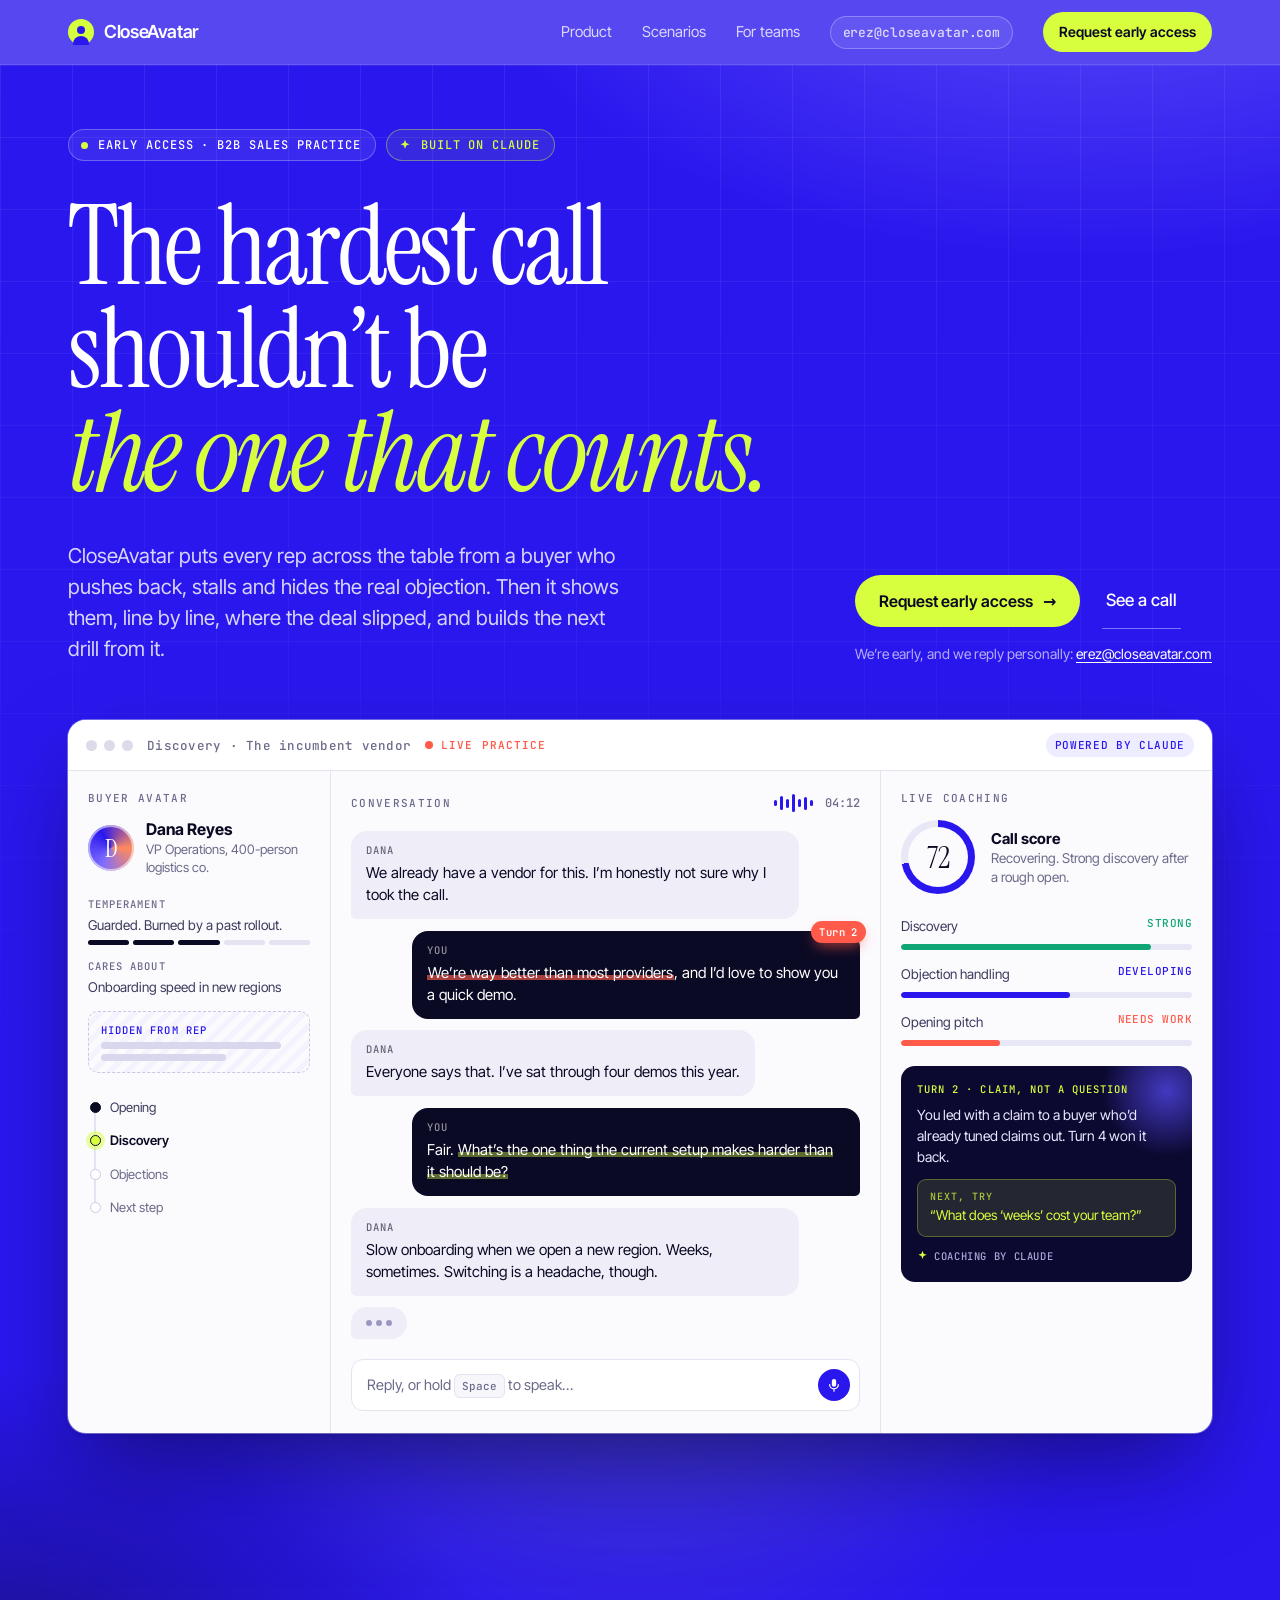
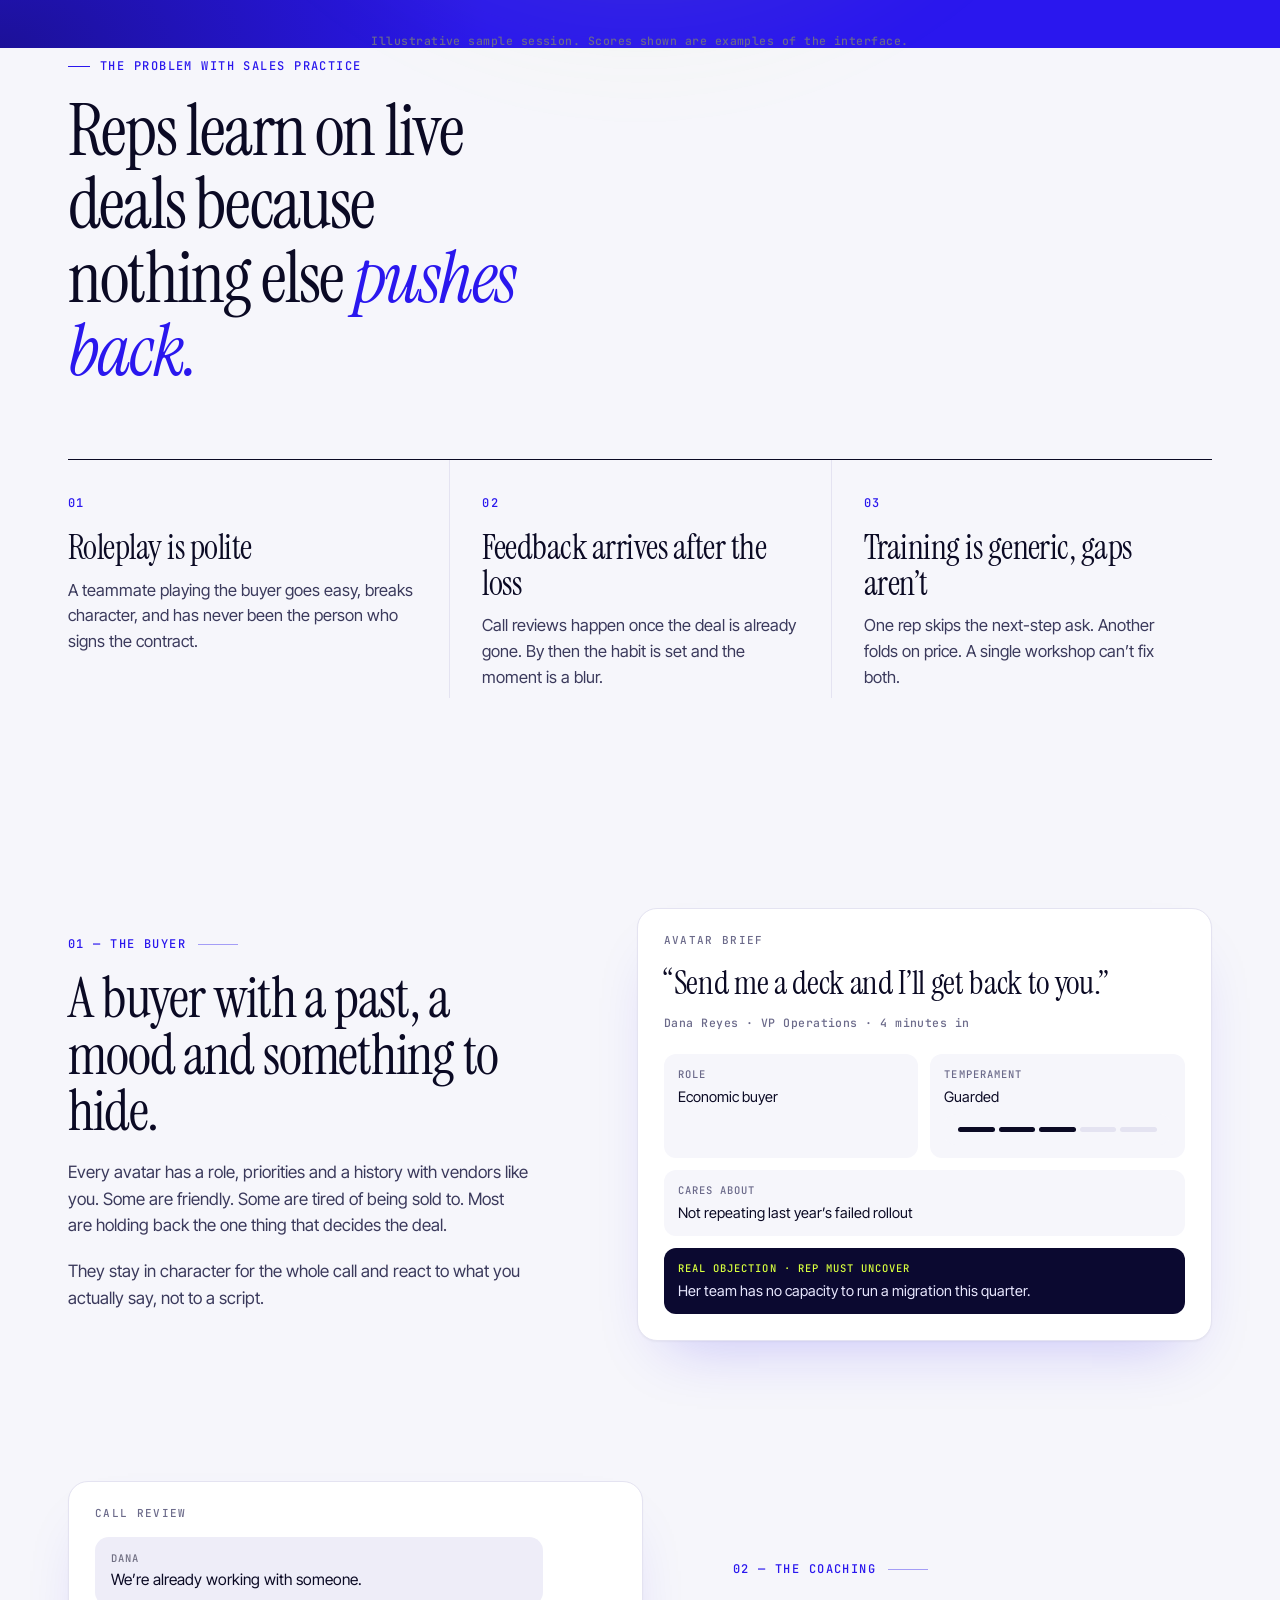
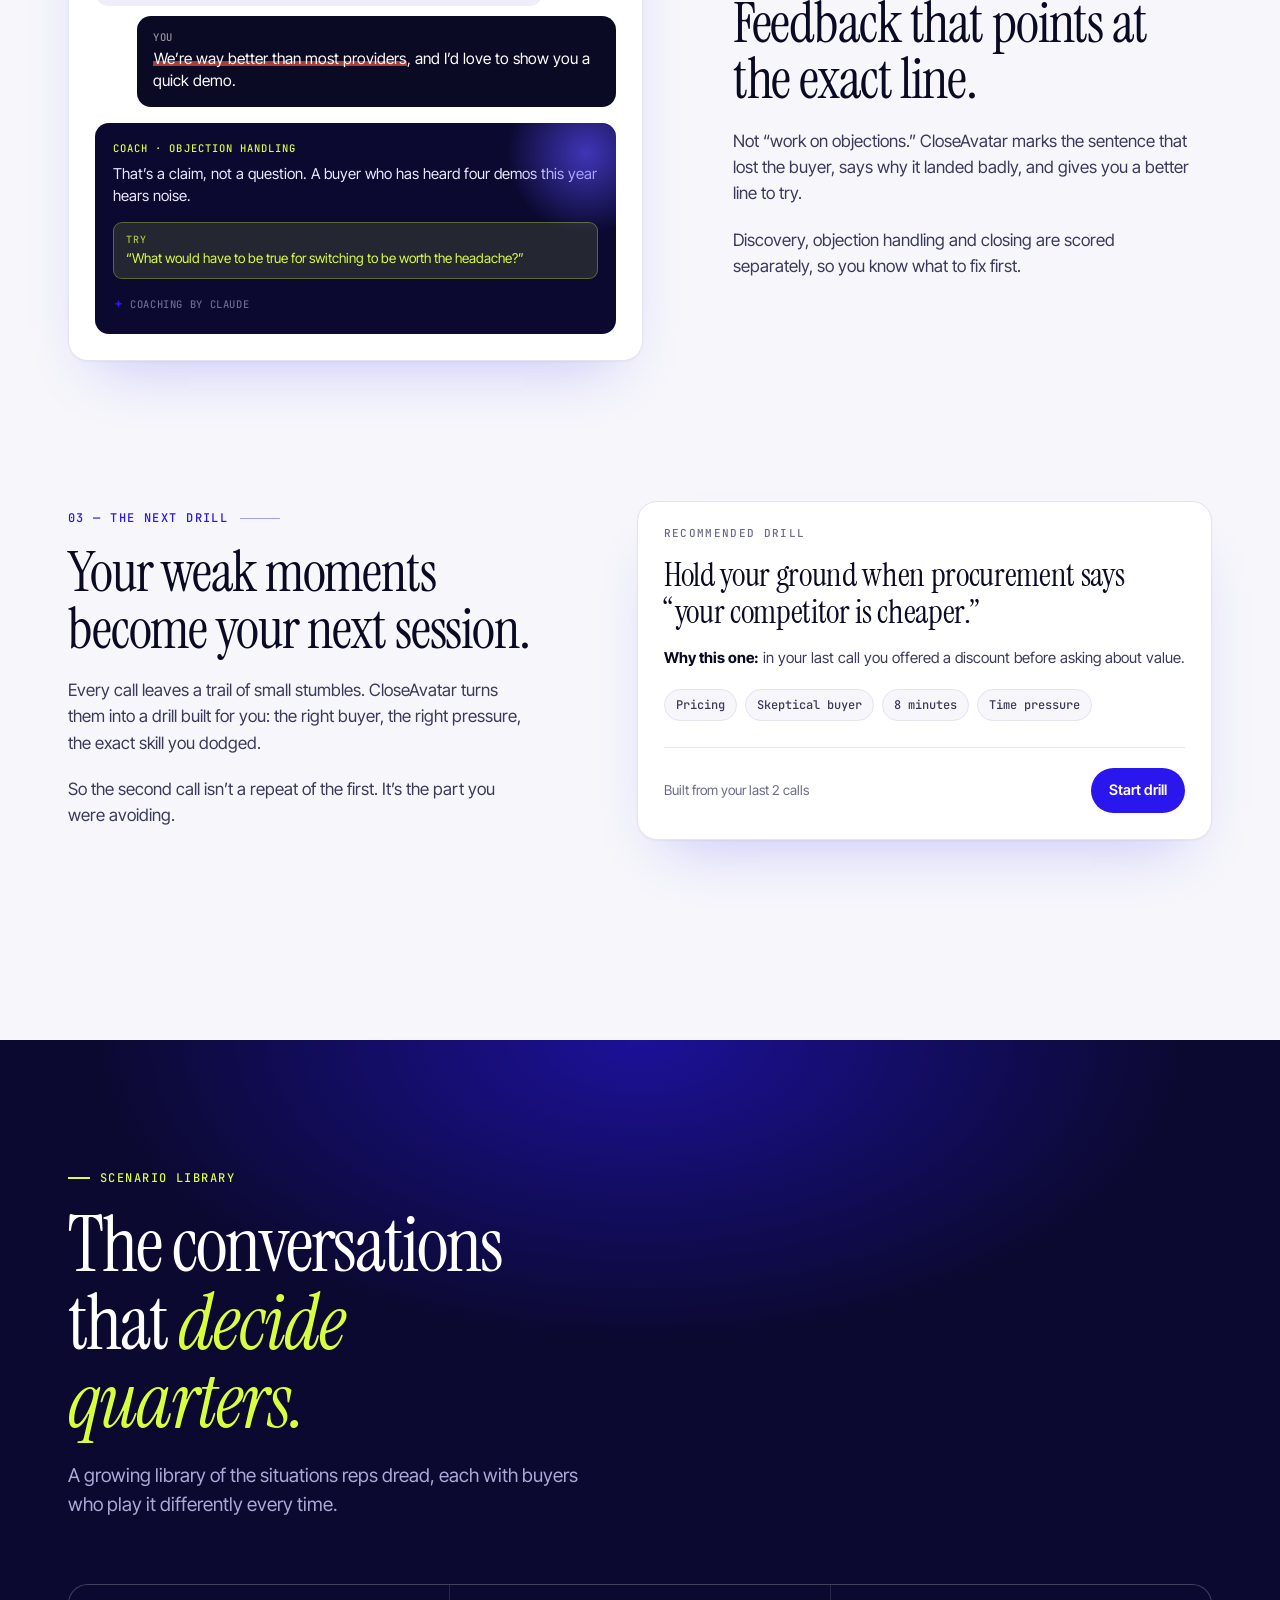
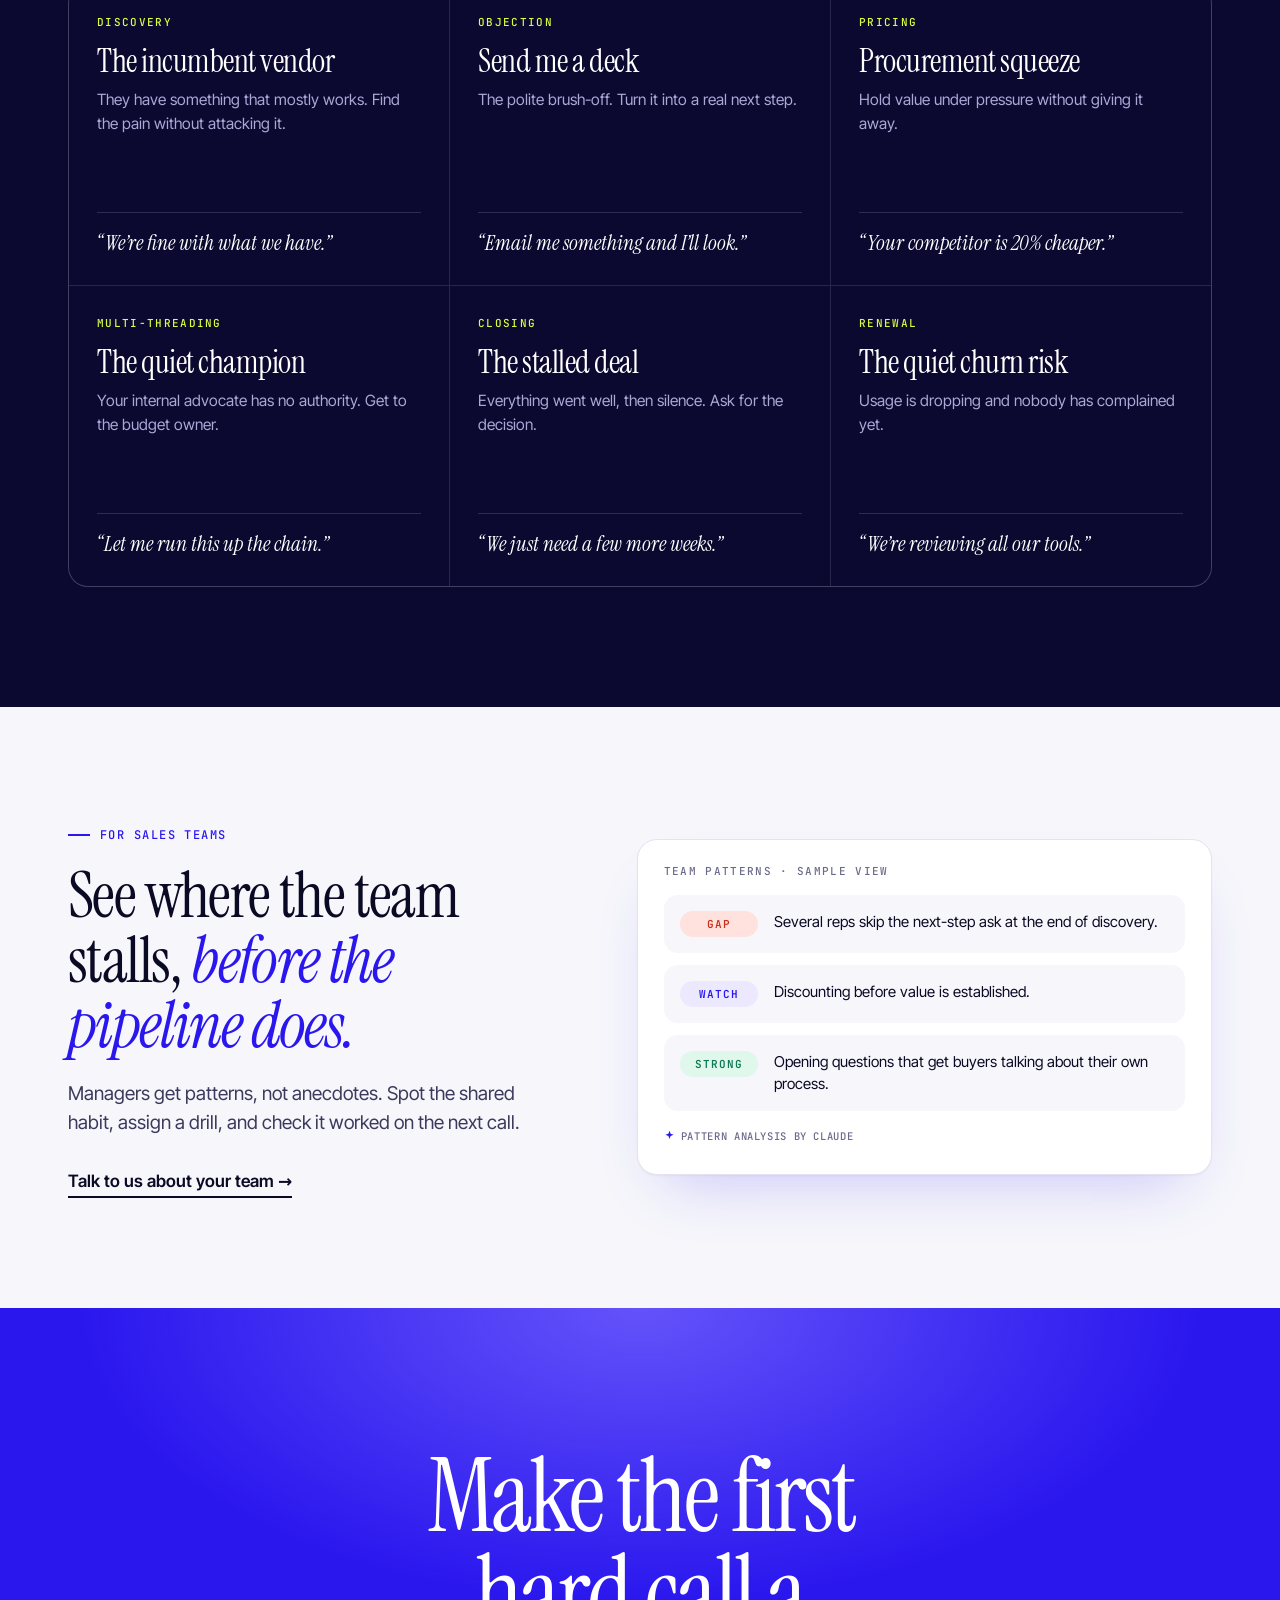
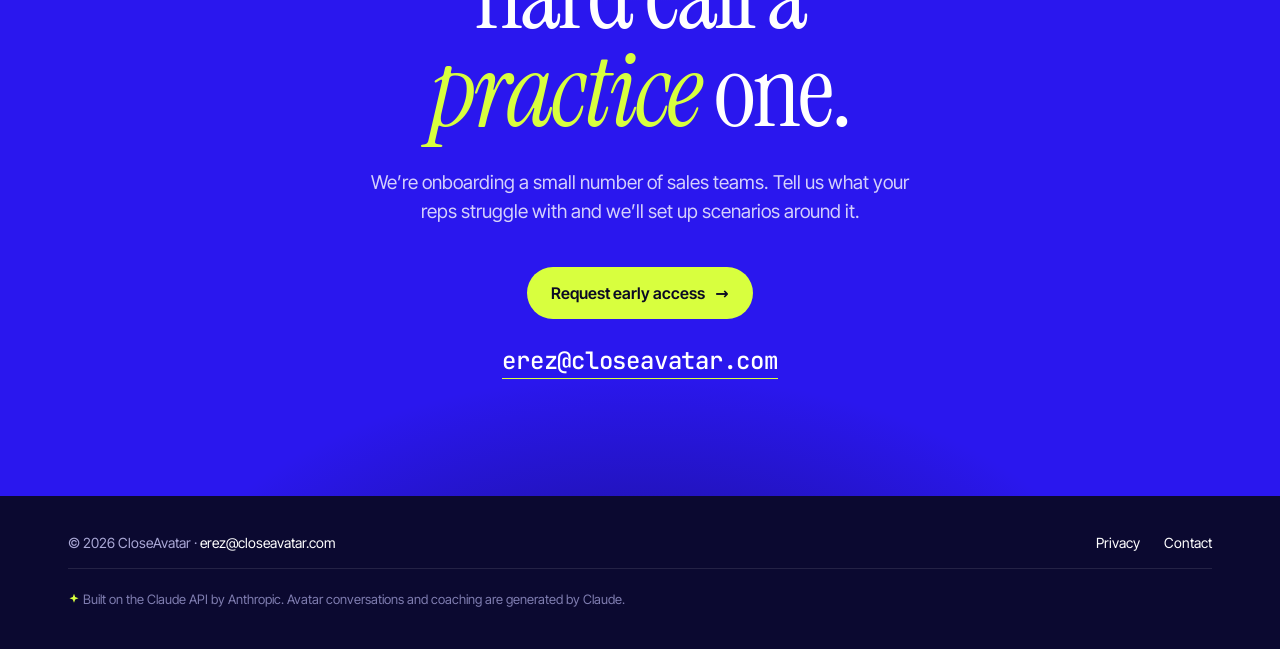
<file: index.html>
<!doctype html>
<html lang="en">
<head>
<meta charset="utf-8">
<meta name="viewport" content="width=device-width,initial-scale=1">
<title>CloseAvatar — Rehearse the sales call before it counts</title>
<meta name="description" content="CloseAvatar lets B2B sales reps practice discovery, objections and closes against AI buyer avatars, then coaches them on the exact lines that cost the deal. Built on Claude.">
<link rel="canonical" href="https://closeavatar.com/">
<meta name="theme-color" content="#2a17ee">
<link rel="icon" href="favicon.svg" type="image/svg+xml">
<link rel="preload" href="fonts/instrument-serif-latin-400-normal.woff2" as="font" type="font/woff2" crossorigin>
<link rel="preload" href="fonts/inter-tight-latin-wght-normal.woff2" as="font" type="font/woff2" crossorigin>
<meta property="og:type" content="website">
<meta property="og:title" content="CloseAvatar — Rehearse the sales call before it counts">
<meta property="og:description" content="CloseAvatar lets B2B sales reps practice discovery, objections and closes against AI buyer avatars, then coaches them on the exact lines that cost the deal. Built on Claude.">
<meta property="og:url" content="https://closeavatar.com/">
<meta name="twitter:card" content="summary">
<link rel="stylesheet" href="styles.css">
<script type="application/ld+json">
{"@context":"https://schema.org","@graph":[
{"@type":"Organization","@id":"https://closeavatar.com/#org","name":"CloseAvatar","url":"https://closeavatar.com/","email":"erez@closeavatar.com","logo":"https://closeavatar.com/favicon.svg"},
{"@type":"WebSite","@id":"https://closeavatar.com/#site","url":"https://closeavatar.com/","name":"CloseAvatar","publisher":{"@id":"https://closeavatar.com/#org"}},
{"@type":"WebPage","@id":"https://closeavatar.com/#page","url":"https://closeavatar.com/","name":"CloseAvatar: Rehearse the sales call before it counts","isPartOf":{"@id":"https://closeavatar.com/#site"},"about":{"@id":"https://closeavatar.com/#product"}},
{"@type":"SoftwareApplication","@id":"https://closeavatar.com/#product","name":"CloseAvatar","applicationCategory":"BusinessApplication","description":"Practice platform where B2B sales reps rehearse discovery, objection handling and closing calls against AI buyer avatars, then get line-by-line coaching and personalised drills. Built on the Claude API by Anthropic. Early access; not generally available.","audience":{"@type":"BusinessAudience","audienceType":"B2B sales teams"},"publisher":{"@id":"https://closeavatar.com/#org"}}
]}
</script>
</head>
<body>
<a class="skip" href="#main">Skip to content</a>
<header class="nav"><div class="wrap">
  <a class="brand" href="./"><span class="mark"></span>CloseAvatar</a>
  <nav aria-label="Primary">
    <a href="./#product">Product</a>
    <a href="./#scenarios">Scenarios</a>
    <a href="./#teams">For teams</a>
    <a class="navmail" href="mailto:erez@closeavatar.com">erez@closeavatar.com</a>
    <a class="btn sm" href="mailto:erez@closeavatar.com?subject=Early%20access%20request">Request early access</a>
  </nav>
</div></header>

<main id="main">
<section class="hero"><div class="wrap">
  <div class="hero-load">
    <div class="pills"><div class="pill"><i></i>Early access &middot; B2B sales practice</div><div class="pill claude"><svg viewBox="0 0 16 16" fill="currentColor" aria-hidden="true"><path d="M8 1l1.6 4.4L14 7l-4.4 1.6L8 13l-1.6-4.4L2 7l4.4-1.6z"/></svg>Built on Claude</div></div>
    <h1>The hardest call shouldn&rsquo;t be <em>the one that counts.</em></h1>
    <div class="hero-row">
      <p class="lede">CloseAvatar puts every rep across the table from a buyer who pushes back, stalls and hides the real objection. Then it shows them, line by line, where the deal slipped, and builds the next drill from it.</p>
      <div class="cta-col">
        <div class="cta-row"><a class="btn" href="mailto:erez@closeavatar.com?subject=Early%20access%20request">Request early access <span class="arr">&rarr;</span></a><a class="ghost" href="#product">See a call</a></div>
        <p class="small">We&rsquo;re early, and we reply personally: <a href="mailto:erez@closeavatar.com">erez@closeavatar.com</a></p>
      </div>
    </div>
  </div>

  <div class="stage"><div class="win" role="group" aria-label="Illustrative sample of the CloseAvatar interface: a practice call with a skeptical buyer avatar, the rep's replies, and a coaching panel.">
    <div class="bar"><div class="dots"><i></i><i></i><i></i></div><span class="title">Discovery &middot; The incumbent vendor</span><span class="rec"><b></b>LIVE PRACTICE</span><span class="pw">Powered by Claude</span></div>
    <div class="body">
      <div class="pane side">
        <p class="lab">Buyer avatar</p>
        <div class="who"><div class="face">D</div><div><b>Dana Reyes</b><span>VP Operations, 400-person logistics co.</span></div></div>
        <div class="facts">
          <div><em>Temperament</em>Guarded. Burned by a past rollout.<div class="mood"><i class="on"></i><i class="on"></i><i class="on"></i><i></i><i></i></div></div>
          <div><em>Cares about</em>Onboarding speed in new regions</div>
          <div class="secret"><em>Hidden from rep</em><div class="redact"><i></i><i></i></div></div>
        </div>
        <ul class="stages"><li class="done">Opening</li><li class="now">Discovery</li><li>Objections</li><li>Next step</li></ul>
      </div>
      <div class="pane">
        <div class="chat-head"><p class="lab">Conversation</p><div style="display:flex;align-items:center"><div class="wave" aria-hidden="true"><i></i><i></i><i></i><i></i><i></i><i></i><i></i></div><span class="time">04:12</span></div></div>
        <div class="convo">
          <div class="m b"><small>Dana</small>We already have a vendor for this. I&rsquo;m honestly not sure why I took the call.</div>
          <div class="m r"><span class="flag">Turn 2</span><small>You</small><span class="bad">We&rsquo;re way better than most providers</span>, and I&rsquo;d love to show you a quick demo.</div>
          <div class="m b"><small>Dana</small>Everyone says that. I&rsquo;ve sat through four demos this year.</div>
          <div class="m r"><small>You</small>Fair. <span class="good">What&rsquo;s the one thing the current setup makes harder than it should be?</span></div>
          <div class="m b"><small>Dana</small>Slow onboarding when we open a new region. Weeks, sometimes. Switching is a headache, though.</div>
          <div class="typing" aria-label="Dana is typing" role="img"><i></i><i></i><i></i></div>
        </div>
        <div class="composer"><span>Reply, or hold <kbd>Space</kbd> to speak&hellip;</span><div class="mic"><svg width="14" height="14" viewBox="0 0 16 16" fill="currentColor"><rect x="5.5" y="1" width="5" height="9" rx="2.5"/><path d="M3 7.5a5 5 0 0010 0M8 12.5V15" stroke="currentColor" stroke-width="1.4" fill="none" stroke-linecap="round"/></svg></div></div>
      </div>
      <div class="pane">
        <p class="lab">Live coaching</p>
        <div class="score"><div class="ring"><b>72</b></div><p><b>Call score</b>Recovering. Strong discovery after a rough open.</p></div>
        <div class="sig t1"><p>Discovery <span>STRONG</span></p><div class="track"><i></i></div></div>
        <div class="sig t2"><p>Objection handling <span>DEVELOPING</span></p><div class="track"><i></i></div></div>
        <div class="sig t3"><p>Opening pitch <span>NEEDS WORK</span></p><div class="track"><i></i></div></div>
        <div class="coach">
          <p class="k">Turn 2 &middot; claim, not a question</p>
          <p>You led with a claim to a buyer who&rsquo;d already tuned claims out. Turn 4 won it back.</p>
          <div class="try"><b>Next, try</b>&ldquo;What does &lsquo;weeks&rsquo; cost your team?&rdquo;</div>
          <div class="by"><svg viewBox="0 0 16 16" fill="currentColor" aria-hidden="true"><path d="M8 1l1.6 4.4L14 7l-4.4 1.6L8 13l-1.6-4.4L2 7l4.4-1.6z"/></svg> Coaching by Claude</div>
        </div>
      </div>
    </div>
  </div>
  <p class="cap">Illustrative sample session. Scores shown are examples of the interface.</p></div>
</div></section>

<section class="problem"><div class="wrap">
  <div class="eyebrow rv">The problem with sales practice</div>
  <h2 class="rv">Reps learn on live deals because nothing else <em>pushes back.</em></h2>
  <div class="pains">
    <div class="rv"><b>01</b><h3>Roleplay is polite</h3><p>A teammate playing the buyer goes easy, breaks character, and has never been the person who signs the contract.</p></div>
    <div class="rv"><b>02</b><h3>Feedback arrives after the loss</h3><p>Call reviews happen once the deal is already gone. By then the habit is set and the moment is a blur.</p></div>
    <div class="rv"><b>03</b><h3>Training is generic, gaps aren&rsquo;t</h3><p>One rep skips the next-step ask. Another folds on price. A single workshop can&rsquo;t fix both.</p></div>
  </div>
</div></section>

<section id="product" class="product"><div class="wrap">
  <div class="moment">
    <div class="txt rv"><div class="num">01 &mdash; THE BUYER</div><h3>A buyer with a past, a mood and something to hide.</h3>
      <p>Every avatar has a role, priorities and a history with vendors like you. Some are friendly. Some are tired of being sold to. Most are holding back the one thing that decides the deal.</p>
      <p>They stay in character for the whole call and react to what you actually say, not to a script.</p></div>
    <div class="card rv">
      <p class="lab">Avatar brief</p>
      <p class="quote">&ldquo;Send me a deck and I&rsquo;ll get back to you.&rdquo;<span>Dana Reyes &middot; VP Operations &middot; 4 minutes in</span></p>
      <div class="persona">
        <div><em>Role</em>Economic buyer</div>
        <div><em>Temperament</em>Guarded<div class="mood"><i class="on"></i><i class="on"></i><i class="on"></i><i></i><i></i></div></div>
        <div class="full"><em>Cares about</em>Not repeating last year&rsquo;s failed rollout</div>
        <div class="full hid"><em>Real objection &middot; rep must uncover</em>Her team has no capacity to run a migration this quarter.</div>
      </div>
    </div>
  </div>

  <div class="moment flip">
    <div class="card rv">
      <p class="lab">Call review</p>
      <div class="line b"><small>Dana</small>We&rsquo;re already working with someone.</div>
      <div class="line r"><small>You</small><span class="bad">We&rsquo;re way better than most providers</span>, and I&rsquo;d love to show you a quick demo.</div>
      <div class="fb"><span class="k">Coach &middot; objection handling</span>That&rsquo;s a claim, not a question. A buyer who has heard four demos this year hears noise.
        <div class="try"><b>Try</b>&ldquo;What would have to be true for switching to be worth the headache?&rdquo;</div>
        <div class="by"><svg viewBox="0 0 16 16" fill="currentColor" aria-hidden="true"><path d="M8 1l1.6 4.4L14 7l-4.4 1.6L8 13l-1.6-4.4L2 7l4.4-1.6z"/></svg> Coaching by Claude</div></div>
    </div>
    <div class="txt rv"><div class="num">02 &mdash; THE COACHING</div><h3>Feedback that points at the exact line.</h3>
      <p>Not &ldquo;work on objections.&rdquo; CloseAvatar marks the sentence that lost the buyer, says why it landed badly, and gives you a better line to try.</p>
      <p>Discovery, objection handling and closing are scored separately, so you know what to fix first.</p></div>
  </div>

  <div class="moment">
    <div class="txt rv"><div class="num">03 &mdash; THE NEXT DRILL</div><h3>Your weak moments become your next session.</h3>
      <p>Every call leaves a trail of small stumbles. CloseAvatar turns them into a drill built for you: the right buyer, the right pressure, the exact skill you dodged.</p>
      <p>So the second call isn&rsquo;t a repeat of the first. It&rsquo;s the part you were avoiding.</p></div>
    <div class="card drill rv">
      <p class="lab">Recommended drill</p>
      <h4>Hold your ground when procurement says &ldquo;your competitor is cheaper.&rdquo;</h4>
      <p class="why"><b>Why this one:</b> in your last call you offered a discount before asking about value.</p>
      <div class="chips"><span>Pricing</span><span>Skeptical buyer</span><span>8 minutes</span><span>Time pressure</span></div>
      <div class="go"><span>Built from your last 2 calls</span><b>Start drill</b></div>
    </div>
  </div>
</div></section>

<section id="scenarios" class="scen"><div class="wrap">
  <div class="eyebrow rv">Scenario library</div>
  <h2 class="rv">The conversations that <em>decide quarters.</em></h2>
  <p class="sub rv">A growing library of the situations reps dread, each with buyers who play it differently every time.</p>
  <div class="sgrid rv">
    <a href="mailto:erez@closeavatar.com?subject=Early%20access%20request"><small>Discovery</small><h3>The incumbent vendor</h3><p>They have something that mostly works. Find the pain without attacking it.</p><div class="q">&ldquo;We&rsquo;re fine with what we have.&rdquo;</div></a>
    <a href="mailto:erez@closeavatar.com?subject=Early%20access%20request"><small>Objection</small><h3>Send me a deck</h3><p>The polite brush-off. Turn it into a real next step.</p><div class="q">&ldquo;Email me something and I&rsquo;ll look.&rdquo;</div></a>
    <a href="mailto:erez@closeavatar.com?subject=Early%20access%20request"><small>Pricing</small><h3>Procurement squeeze</h3><p>Hold value under pressure without giving it away.</p><div class="q">&ldquo;Your competitor is 20% cheaper.&rdquo;</div></a>
    <a href="mailto:erez@closeavatar.com?subject=Early%20access%20request"><small>Multi-threading</small><h3>The quiet champion</h3><p>Your internal advocate has no authority. Get to the budget owner.</p><div class="q">&ldquo;Let me run this up the chain.&rdquo;</div></a>
    <a href="mailto:erez@closeavatar.com?subject=Early%20access%20request"><small>Closing</small><h3>The stalled deal</h3><p>Everything went well, then silence. Ask for the decision.</p><div class="q">&ldquo;We just need a few more weeks.&rdquo;</div></a>
    <a href="mailto:erez@closeavatar.com?subject=Early%20access%20request"><small>Renewal</small><h3>The quiet churn risk</h3><p>Usage is dropping and nobody has complained yet.</p><div class="q">&ldquo;We&rsquo;re reviewing all our tools.&rdquo;</div></a>
  </div>
</div></section>

<section id="teams" class="teams pad"><div class="wrap row">
  <div class="rv"><div class="eyebrow">For sales teams</div><h2>See where the team stalls, <em>before the pipeline does.</em></h2>
    <p class="sub">Managers get patterns, not anecdotes. Spot the shared habit, assign a drill, and check it worked on the next call.</p>
    <a class="link" href="mailto:erez@closeavatar.com?subject=Early%20access%20request">Talk to us about your team &rarr;</a></div>
  <div class="card rv"><p class="lab">Team patterns &middot; sample view</p>
    <div class="pat">
      <div class="a"><b>Gap</b><span>Several reps skip the next-step ask at the end of discovery.</span></div>
      <div class="c"><b>Watch</b><span>Discounting before value is established.</span></div>
      <div class="d"><b>Strong</b><span>Opening questions that get buyers talking about their own process.</span></div>
    </div>
    <div class="by"><svg viewBox="0 0 16 16" fill="currentColor" aria-hidden="true"><path d="M8 1l1.6 4.4L14 7l-4.4 1.6L8 13l-1.6-4.4L2 7l4.4-1.6z"/></svg> Pattern analysis by Claude</div>
  </div>
</div></section>

<section class="final"><div class="wrap">
  <h2 class="rv">Make the first hard call a <em>practice</em> one.</h2>
  <p class="sub rv">We&rsquo;re onboarding a small number of sales teams. Tell us what your reps struggle with and we&rsquo;ll set up scenarios around it.</p>
  <a class="btn" href="mailto:erez@closeavatar.com?subject=Early%20access%20request">Request early access <span class="arr">&rarr;</span></a>
  <a class="mail" href="mailto:erez@closeavatar.com"><span>erez@closeavatar.com</span></a>
</div></section>
</main>
<footer><div class="wrap">
  <div>&copy; 2026 CloseAvatar &middot; <a href="mailto:erez@closeavatar.com">erez@closeavatar.com</a></div>
  <div class="links"><a href="privacy.html">Privacy</a><a href="mailto:erez@closeavatar.com">Contact</a></div>
  <div class="tech"><svg viewBox="0 0 16 16" fill="currentColor" aria-hidden="true"><path d="M8 1l1.6 4.4L14 7l-4.4 1.6L8 13l-1.6-4.4L2 7l4.4-1.6z"/></svg> Built on the Claude API by Anthropic. Avatar conversations and coaching are generated by Claude.</div>
</div></footer>
</body>
</html>
</file>
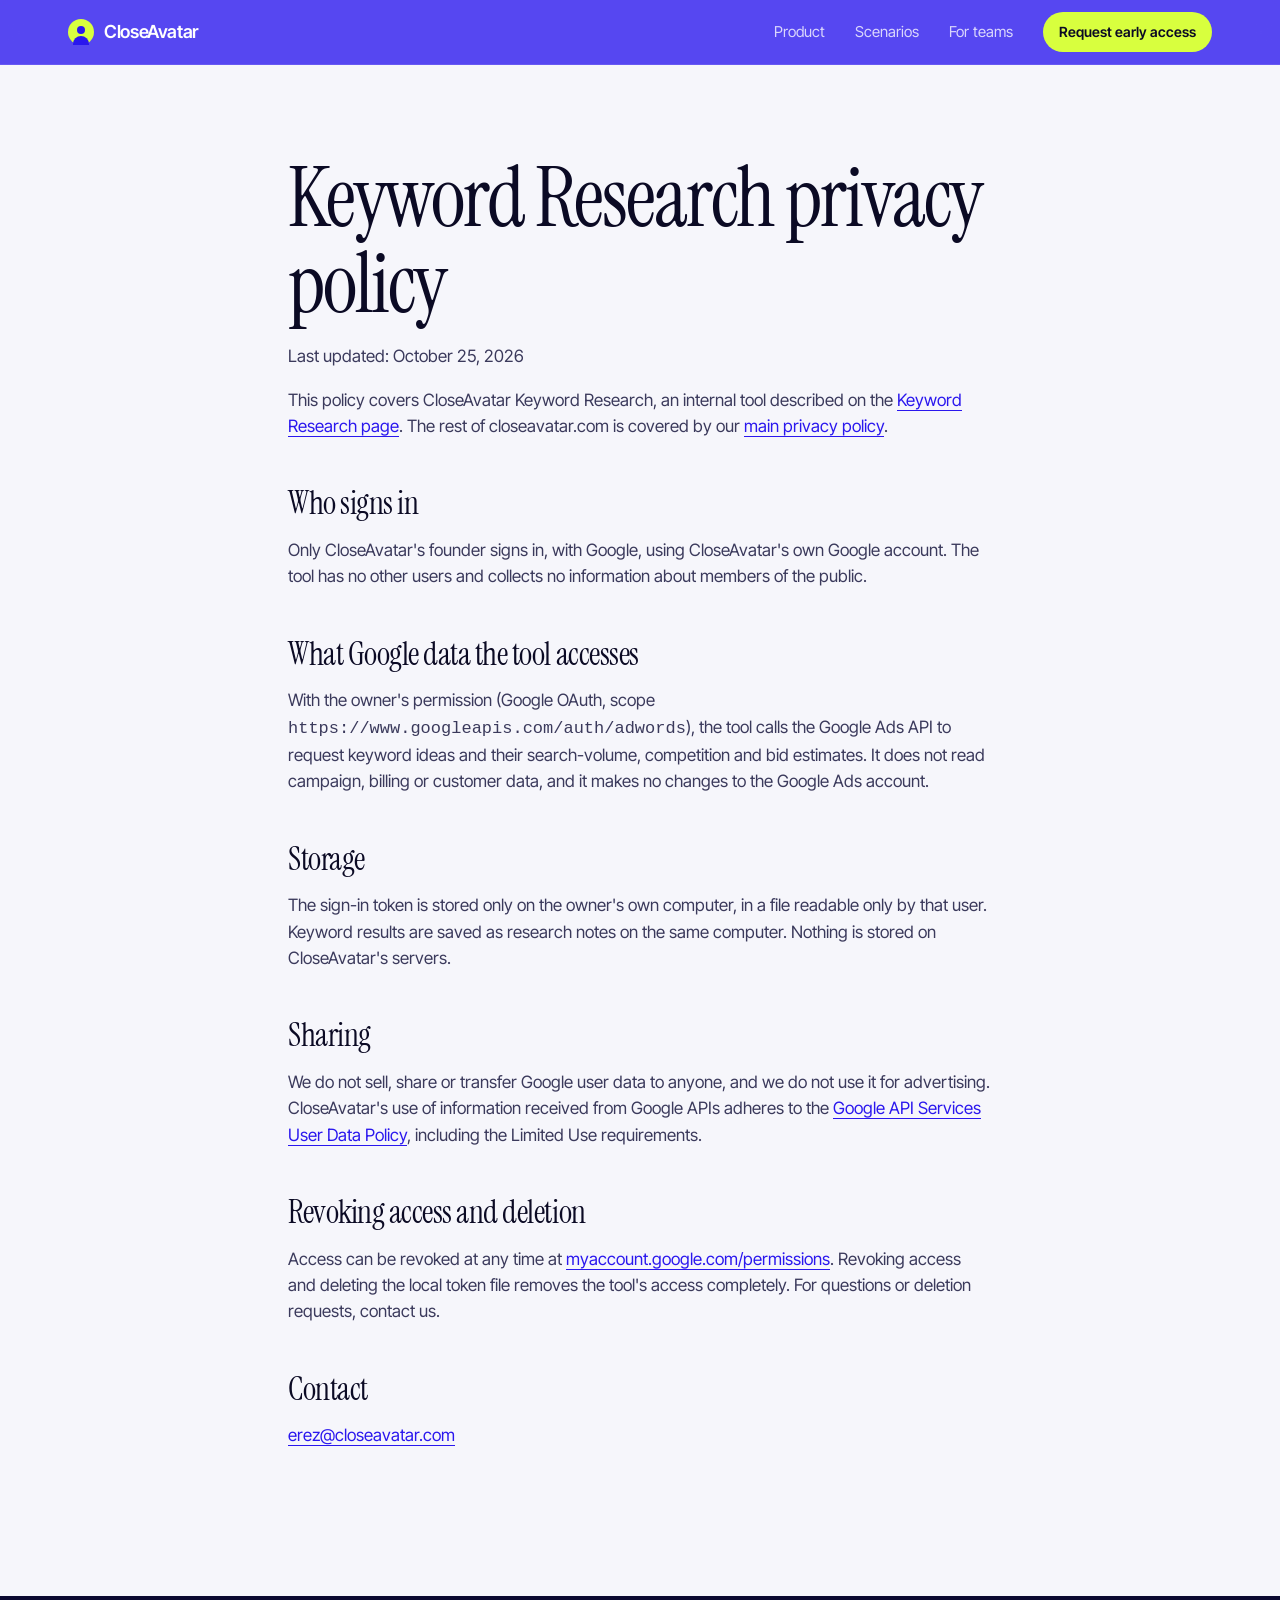
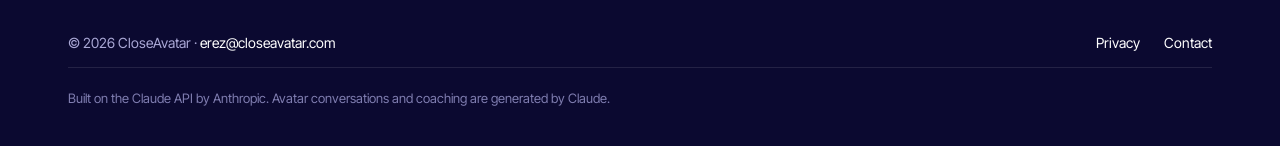
<file: keyword-research-privacy.html>
<!doctype html>
<html lang="en">
<head>
<meta charset="utf-8">
<meta name="viewport" content="width=device-width,initial-scale=1">
<title>Keyword Research Privacy — CloseAvatar</title>
<meta name="description" content="How CloseAvatar Keyword Research handles Google user data.">
<link rel="canonical" href="https://closeavatar.com/keyword-research-privacy.html">
<meta name="theme-color" content="#2a17ee">
<link rel="icon" href="favicon.svg" type="image/svg+xml">
<link rel="preload" href="fonts/instrument-serif-latin-400-normal.woff2" as="font" type="font/woff2" crossorigin>
<link rel="preload" href="fonts/inter-tight-latin-wght-normal.woff2" as="font" type="font/woff2" crossorigin>
<meta property="og:type" content="website">
<meta property="og:title" content="Keyword Research Privacy — CloseAvatar">
<meta property="og:description" content="How CloseAvatar Keyword Research handles Google user data.">
<meta property="og:url" content="https://closeavatar.com/keyword-research-privacy.html">
<meta name="twitter:card" content="summary">
<link rel="stylesheet" href="styles.css">
</head>
<body>
<a class="skip" href="#main">Skip to content</a>
<header class="nav"><div class="wrap">
  <a class="brand" href="./"><span class="mark"></span>CloseAvatar</a>
  <nav aria-label="Primary">
    <a href="./#product">Product</a>
    <a href="./#scenarios">Scenarios</a>
    <a href="./#teams">For teams</a>
    <a class="btn sm" href="mailto:erez@closeavatar.com?subject=Early%20access%20request">Request early access</a>
  </nav>
</div></header>

<main id="main"><div class="doc">
<h1>Keyword Research privacy policy</h1>
<p>Last updated: October 25, 2026</p>
<p>This policy covers CloseAvatar Keyword Research, an internal tool described on the <a href="keyword-research.html">Keyword Research page</a>. The rest of closeavatar.com is covered by our <a href="privacy.html">main privacy policy</a>.</p>
<h2>Who signs in</h2>
<p>Only CloseAvatar's founder signs in, with Google, using CloseAvatar's own Google account. The tool has no other users and collects no information about members of the public.</p>
<h2>What Google data the tool accesses</h2>
<p>With the owner's permission (Google OAuth, scope <code>https://www.googleapis.com/auth/adwords</code>), the tool calls the Google Ads API to request keyword ideas and their search-volume, competition and bid estimates. It does not read campaign, billing or customer data, and it makes no changes to the Google Ads account.</p>
<h2>Storage</h2>
<p>The sign-in token is stored only on the owner's own computer, in a file readable only by that user. Keyword results are saved as research notes on the same computer. Nothing is stored on CloseAvatar's servers.</p>
<h2>Sharing</h2>
<p>We do not sell, share or transfer Google user data to anyone, and we do not use it for advertising. CloseAvatar's use of information received from Google APIs adheres to the <a href="https://developers.google.com/terms/api-services-user-data-policy">Google API Services User Data Policy</a>, including the Limited Use requirements.</p>
<h2>Revoking access and deletion</h2>
<p>Access can be revoked at any time at <a href="https://myaccount.google.com/permissions">myaccount.google.com/permissions</a>. Revoking access and deleting the local token file removes the tool's access completely. For questions or deletion requests, contact us.</p>
<h2>Contact</h2>
<p><a href="mailto:erez@closeavatar.com">erez@closeavatar.com</a></p>
</div></main>
<footer><div class="wrap">
  <div>&copy; 2026 CloseAvatar &middot; <a href="mailto:erez@closeavatar.com">erez@closeavatar.com</a></div>
  <div class="links"><a href="privacy.html">Privacy</a><a href="mailto:erez@closeavatar.com">Contact</a></div>
  <div class="tech">Built on the Claude API by Anthropic. Avatar conversations and coaching are generated by Claude.</div>
</div></footer>
</body>
</html>
</file>
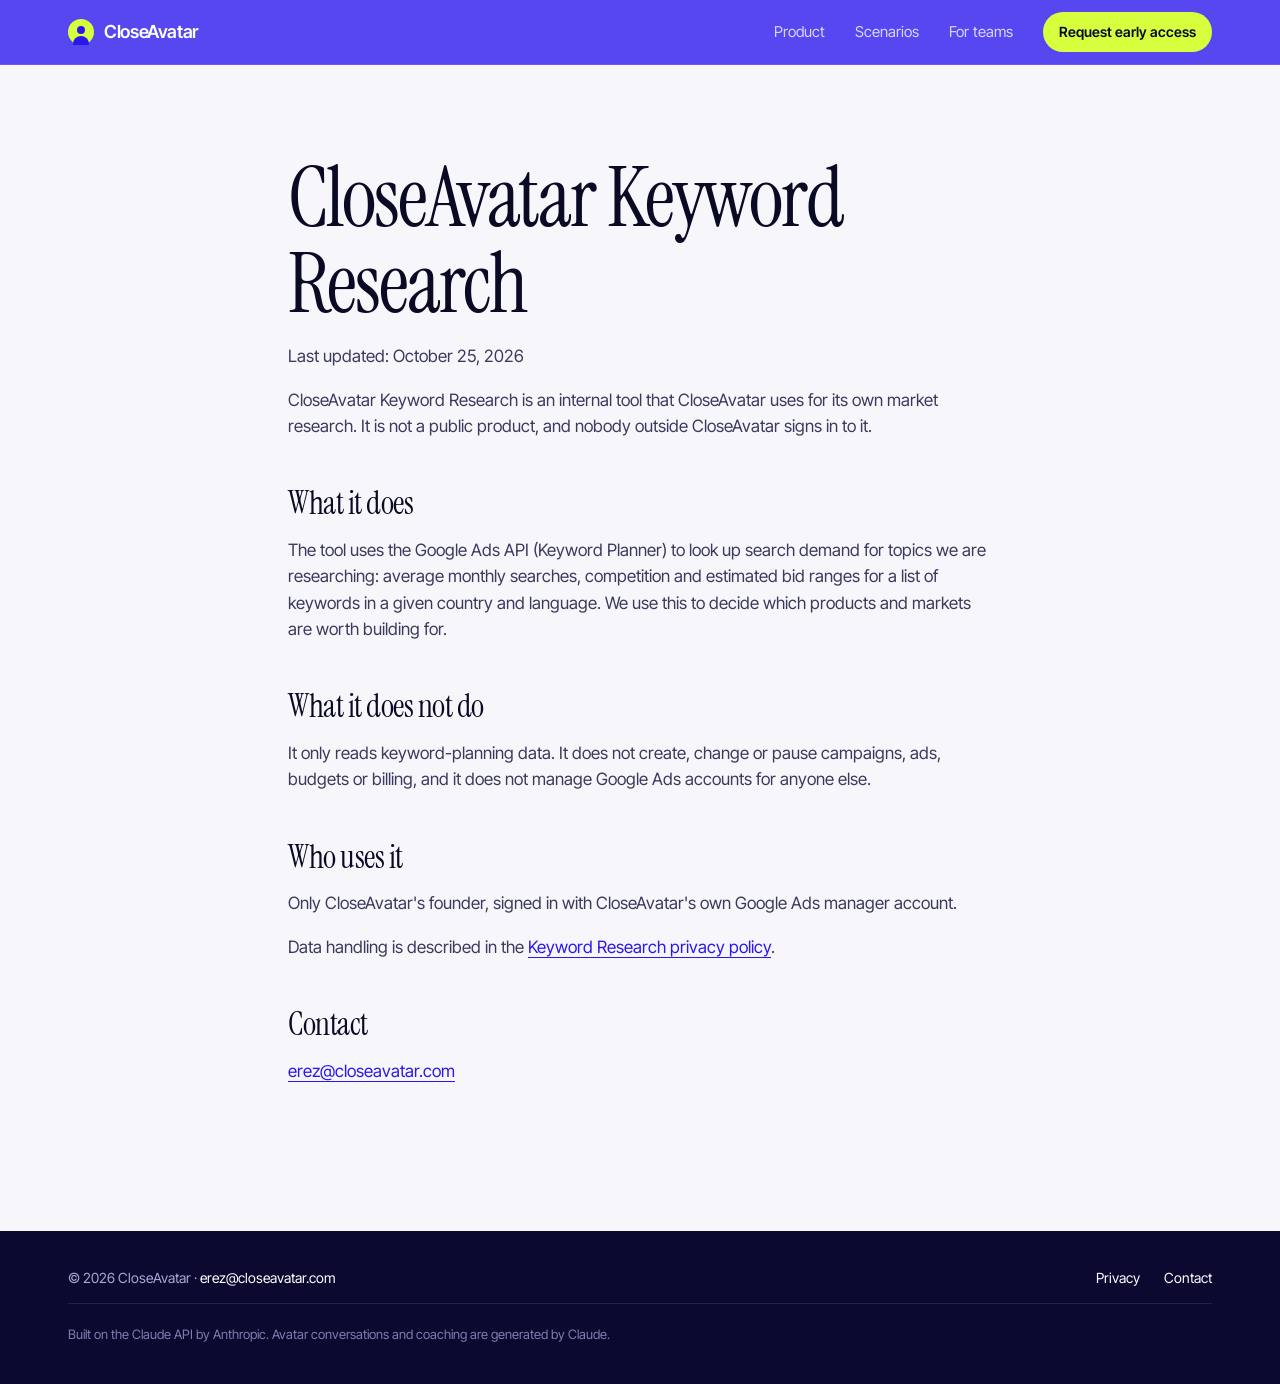
<file: keyword-research.html>
<!doctype html>
<html lang="en">
<head>
<meta charset="utf-8">
<meta name="viewport" content="width=device-width,initial-scale=1">
<title>Keyword Research — CloseAvatar</title>
<meta name="description" content="CloseAvatar Keyword Research, an internal market-research tool.">
<link rel="canonical" href="https://closeavatar.com/keyword-research.html">
<meta name="theme-color" content="#2a17ee">
<link rel="icon" href="favicon.svg" type="image/svg+xml">
<link rel="preload" href="fonts/instrument-serif-latin-400-normal.woff2" as="font" type="font/woff2" crossorigin>
<link rel="preload" href="fonts/inter-tight-latin-wght-normal.woff2" as="font" type="font/woff2" crossorigin>
<meta property="og:type" content="website">
<meta property="og:title" content="Keyword Research — CloseAvatar">
<meta property="og:description" content="CloseAvatar Keyword Research, an internal market-research tool.">
<meta property="og:url" content="https://closeavatar.com/keyword-research.html">
<meta name="twitter:card" content="summary">
<link rel="stylesheet" href="styles.css">
</head>
<body>
<a class="skip" href="#main">Skip to content</a>
<header class="nav"><div class="wrap">
  <a class="brand" href="./"><span class="mark"></span>CloseAvatar</a>
  <nav aria-label="Primary">
    <a href="./#product">Product</a>
    <a href="./#scenarios">Scenarios</a>
    <a href="./#teams">For teams</a>
    <a class="btn sm" href="mailto:erez@closeavatar.com?subject=Early%20access%20request">Request early access</a>
  </nav>
</div></header>

<main id="main"><div class="doc">
<h1>CloseAvatar Keyword Research</h1>
<p>Last updated: October 25, 2026</p>
<p>CloseAvatar Keyword Research is an internal tool that CloseAvatar uses for its own market research. It is not a public product, and nobody outside CloseAvatar signs in to it.</p>
<h2>What it does</h2>
<p>The tool uses the Google Ads API (Keyword Planner) to look up search demand for topics we are researching: average monthly searches, competition and estimated bid ranges for a list of keywords in a given country and language. We use this to decide which products and markets are worth building for.</p>
<h2>What it does not do</h2>
<p>It only reads keyword-planning data. It does not create, change or pause campaigns, ads, budgets or billing, and it does not manage Google Ads accounts for anyone else.</p>
<h2>Who uses it</h2>
<p>Only CloseAvatar's founder, signed in with CloseAvatar's own Google Ads manager account.</p>
<p>Data handling is described in the <a href="keyword-research-privacy.html">Keyword Research privacy policy</a>.</p>
<h2>Contact</h2>
<p><a href="mailto:erez@closeavatar.com">erez@closeavatar.com</a></p>
</div></main>
<footer><div class="wrap">
  <div>&copy; 2026 CloseAvatar &middot; <a href="mailto:erez@closeavatar.com">erez@closeavatar.com</a></div>
  <div class="links"><a href="privacy.html">Privacy</a><a href="mailto:erez@closeavatar.com">Contact</a></div>
  <div class="tech">Built on the Claude API by Anthropic. Avatar conversations and coaching are generated by Claude.</div>
</div></footer>
</body>
</html>
</file>
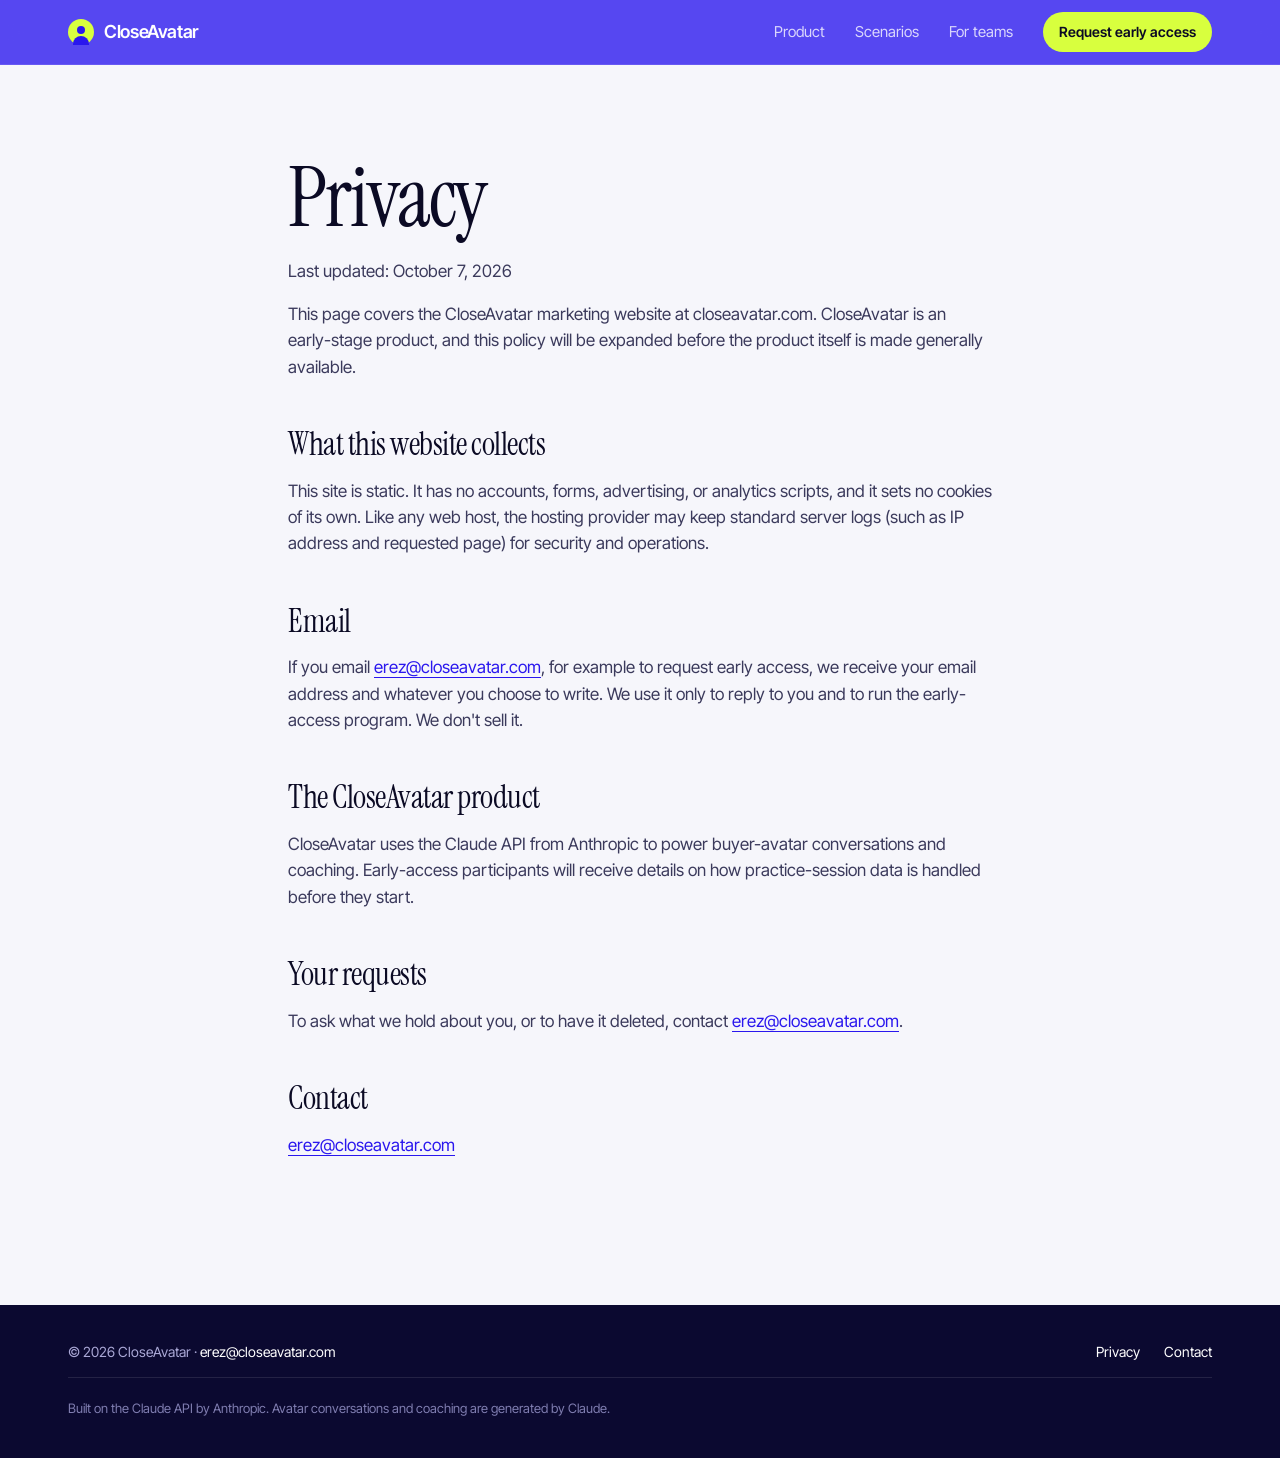
<file: privacy.html>
<!doctype html>
<html lang="en">
<head>
<meta charset="utf-8">
<meta name="viewport" content="width=device-width,initial-scale=1">
<title>Privacy — CloseAvatar</title>
<meta name="description" content="How CloseAvatar handles information on this website.">
<link rel="canonical" href="https://closeavatar.com/privacy.html">
<meta name="theme-color" content="#2a17ee">
<link rel="icon" href="favicon.svg" type="image/svg+xml">
<link rel="preload" href="fonts/instrument-serif-latin-400-normal.woff2" as="font" type="font/woff2" crossorigin>
<link rel="preload" href="fonts/inter-tight-latin-wght-normal.woff2" as="font" type="font/woff2" crossorigin>
<meta property="og:type" content="website">
<meta property="og:title" content="Privacy — CloseAvatar">
<meta property="og:description" content="How CloseAvatar handles information on this website.">
<meta property="og:url" content="https://closeavatar.com/privacy.html">
<meta name="twitter:card" content="summary">
<link rel="stylesheet" href="styles.css">
</head>
<body>
<a class="skip" href="#main">Skip to content</a>
<header class="nav"><div class="wrap">
  <a class="brand" href="./"><span class="mark"></span>CloseAvatar</a>
  <nav aria-label="Primary">
    <a href="./#product">Product</a>
    <a href="./#scenarios">Scenarios</a>
    <a href="./#teams">For teams</a>
    <a class="btn sm" href="mailto:erez@closeavatar.com?subject=Early%20access%20request">Request early access</a>
  </nav>
</div></header>

<main id="main"><div class="doc">
<h1>Privacy</h1>
<p>Last updated: October 7, 2026</p>
<p>This page covers the CloseAvatar marketing website at closeavatar.com. CloseAvatar is an early-stage product, and this policy will be expanded before the product itself is made generally available.</p>
<h2>What this website collects</h2>
<p>This site is static. It has no accounts, forms, advertising, or analytics scripts, and it sets no cookies of its own. Like any web host, the hosting provider may keep standard server logs (such as IP address and requested page) for security and operations.</p>
<h2>Email</h2>
<p>If you email <a href="mailto:erez@closeavatar.com">erez@closeavatar.com</a>, for example to request early access, we receive your email address and whatever you choose to write. We use it only to reply to you and to run the early-access program. We don't sell it.</p>
<h2>The CloseAvatar product</h2>
<p>CloseAvatar uses the Claude API from Anthropic to power buyer-avatar conversations and coaching. Early-access participants will receive details on how practice-session data is handled before they start.</p>
<h2>Your requests</h2>
<p>To ask what we hold about you, or to have it deleted, contact <a href="mailto:erez@closeavatar.com">erez@closeavatar.com</a>.</p>
<h2>Contact</h2>
<p><a href="mailto:erez@closeavatar.com">erez@closeavatar.com</a></p>
</div></main>
<footer><div class="wrap">
  <div>&copy; 2026 CloseAvatar &middot; <a href="mailto:erez@closeavatar.com">erez@closeavatar.com</a></div>
  <div class="links"><a href="privacy.html">Privacy</a><a href="mailto:erez@closeavatar.com">Contact</a></div>
  <div class="tech">Built on the Claude API by Anthropic. Avatar conversations and coaching are generated by Claude.</div>
</div></footer>
</body>
</html>
</file>
<file: styles.css>
/* CloseAvatar — ultramarine + signal lime. Instrument Serif / Inter Tight / JetBrains Mono. */
@font-face{font-family:"Instrument Serif";src:url(fonts/instrument-serif-latin-400-normal.woff2) format("woff2");font-weight:400;font-style:normal;font-display:swap}
@font-face{font-family:"Instrument Serif";src:url(fonts/instrument-serif-latin-400-italic.woff2) format("woff2");font-weight:400;font-style:italic;font-display:swap}
@font-face{font-family:"Inter Tight";src:url(fonts/inter-tight-latin-wght-normal.woff2) format("woff2");font-weight:100 900;font-display:swap}
@font-face{font-family:"JetBrains Mono";src:url(fonts/jetbrains-mono-latin-wght-normal.woff2) format("woff2");font-weight:100 800;font-display:swap}

:root{
  --blue:#2a17ee; --blue-d:#1c0fb8; --blue-l:#5b4dff; --night:#0b0930; --night2:#14114a;
  --paper:#f6f6fb; --card:#fff; --ink:#0b0a24; --ink2:#3b3a5c; --muted:#6b6a8a; --line:#e4e3f1;
  --lime:#d8ff3e; --lime-d:#b9e21c; --coral:#ff5a4a; --ok:#10a574;
  --serif:"Instrument Serif",Georgia,"Times New Roman",serif;
  --sans:"Inter Tight",ui-sans-serif,system-ui,-apple-system,"Segoe UI",Roboto,sans-serif;
  --mono:"JetBrains Mono",ui-monospace,SFMono-Regular,Menlo,monospace;
  --max:1200px; --ease:cubic-bezier(.2,.8,.2,1);
}
*{box-sizing:border-box}
html{scroll-behavior:smooth;scroll-padding-top:80px}
body{margin:0;background:var(--paper);color:var(--ink);font:17px/1.55 var(--sans);-webkit-font-smoothing:antialiased;text-rendering:optimizeLegibility;overflow-x:hidden}
a{color:inherit}
img,svg{display:block;max-width:100%}
.wrap{max-width:var(--max);margin:0 auto;padding:0 28px}
.skip{position:absolute;left:-999px}.skip:focus{left:12px;top:12px;background:#fff;color:var(--ink);padding:8px 12px;z-index:99;border-radius:6px}
:focus-visible{outline:2px solid var(--lime);outline-offset:3px;border-radius:4px}
::selection{background:var(--lime);color:var(--ink)}

h1,h2,h3{font-family:var(--serif);font-weight:400;letter-spacing:-.015em;margin:0;line-height:1.02}
h1 em,h2 em{font-style:italic}
.eyebrow{font:500 12px/1 var(--mono);letter-spacing:.12em;text-transform:uppercase;color:var(--blue);display:inline-flex;align-items:center;gap:10px;margin-bottom:22px}
.eyebrow::before{content:"";width:22px;height:1.5px;background:currentColor}
.sub{font-size:19px;color:var(--ink2);max-width:540px;margin:20px 0 0}

/* ---------- nav ---------- */
.nav{position:sticky;top:0;z-index:30;background:rgba(42,23,238,.78);backdrop-filter:saturate(1.6) blur(14px);-webkit-backdrop-filter:saturate(1.6) blur(14px);color:#fff;border-bottom:1px solid rgba(255,255,255,.1)}
.nav .wrap{display:flex;align-items:center;justify-content:space-between;height:64px}
.brand{display:flex;align-items:center;gap:10px;text-decoration:none;font-weight:600;font-size:18px;letter-spacing:-.02em}
.mark{width:26px;height:26px;border-radius:50%;background:var(--lime);position:relative;flex:none}
.mark::before{content:"";position:absolute;left:50%;top:7px;width:8px;height:8px;margin-left:-4px;border-radius:50%;background:var(--blue)}
.mark::after{content:"";position:absolute;left:5px;right:5px;bottom:0;height:9px;border-radius:9px 9px 0 0;background:var(--blue)}
.nav nav{display:flex;align-items:center;gap:30px;font-size:15px}
.nav nav a:not(.btn){text-decoration:none;color:rgba(255,255,255,.78);transition:color .2s}
.nav nav .navmail{font:500 13px var(--mono);letter-spacing:-.01em;color:#fff;padding:7px 12px;border:1px solid rgba(255,255,255,.28);border-radius:999px;background:rgba(255,255,255,.08)}
.nav nav .navmail:hover{border-color:var(--lime);color:var(--lime)}
.nav nav a:not(.btn):hover{color:#fff}

.btn{display:inline-flex;align-items:center;gap:10px;background:var(--lime);color:var(--ink);font-weight:600;font-size:16px;padding:14px 24px;border-radius:999px;text-decoration:none;transition:transform .25s var(--ease),box-shadow .25s,background .2s;white-space:nowrap}
.btn:hover{transform:translateY(-2px);box-shadow:0 14px 30px -10px rgba(216,255,62,.7);background:#e6ff7a}
.btn .arr{transition:transform .25s var(--ease)}.btn:hover .arr{transform:translateX(4px)}
.btn.sm{padding:9px 16px;font-size:14px}
.btn.dark{background:var(--ink);color:#fff}.btn.dark:hover{background:var(--blue);box-shadow:0 14px 30px -10px rgba(42,23,238,.6)}
.ghost{color:#fff;text-decoration:none;font-weight:500;padding:14px 4px;border-bottom:1.5px solid rgba(255,255,255,.4);transition:border-color .2s}
.ghost:hover{border-color:var(--lime)}

/* ---------- hero ---------- */
.hero{background:var(--blue);color:#fff;position:relative;padding:64px 0 0;margin-bottom:0}
.hero::before{content:"";position:absolute;inset:0;background:
  radial-gradient(900px 500px at 85% -10%,rgba(124,108,255,.65),transparent 70%),
  radial-gradient(700px 400px at 0% 100%,rgba(11,9,48,.45),transparent 70%);pointer-events:none}
.hero::after{content:"";position:absolute;inset:0;background-image:linear-gradient(rgba(255,255,255,.07) 1px,transparent 1px),linear-gradient(90deg,rgba(255,255,255,.07) 1px,transparent 1px);background-size:72px 72px;-webkit-mask-image:linear-gradient(#000 0%,transparent 70%);mask-image:linear-gradient(#000 0%,transparent 70%);pointer-events:none}
.hero .wrap{position:relative;z-index:1}
.pills{display:flex;flex-wrap:wrap;gap:10px;margin-bottom:34px}
.pill.claude{color:var(--lime);border-color:rgba(216,255,62,.4);background:rgba(216,255,62,.08)}
.pill.claude svg{width:12px;height:12px}
.pill{display:inline-flex;align-items:center;gap:10px;font:500 12px/1 var(--mono);letter-spacing:.08em;text-transform:uppercase;padding:9px 14px 9px 12px;border:1px solid rgba(255,255,255,.28);border-radius:999px;background:rgba(255,255,255,.08)}
.pill i{width:7px;height:7px;border-radius:50%;background:var(--lime);box-shadow:0 0 0 0 rgba(216,255,62,.6);animation:ping 2.4s infinite}
@keyframes ping{70%{box-shadow:0 0 0 9px rgba(216,255,62,0)}100%{box-shadow:0 0 0 0 rgba(216,255,62,0)}}
.hero h1{font-size:clamp(50px,8.6vw,124px);line-height:.94;letter-spacing:-.03em;max-width:15ch}
.hero h1 em{color:var(--lime);position:relative;white-space:nowrap}
.hero-row{display:flex;justify-content:space-between;align-items:flex-end;gap:48px;margin-top:36px;flex-wrap:wrap}
.lede{font-size:clamp(18px,1.6vw,21px);line-height:1.5;color:rgba(255,255,255,.82);max-width:560px;margin:0}
.cta-col{display:flex;flex-direction:column;gap:14px;align-items:flex-start}
.cta-row{display:flex;align-items:center;gap:22px;flex-wrap:wrap}
.small{font-size:14px;color:rgba(255,255,255,.65);margin:0}
.small a{color:#fff;text-underline-offset:3px}

.hero-load>*{animation:rise .9s var(--ease) both}
.hero-load>:nth-child(2){animation-delay:.08s}.hero-load>:nth-child(3){animation-delay:.18s}
@keyframes rise{from{opacity:0;transform:translateY(22px)}}

/* ---------- product window ---------- */
.stage{position:relative;margin:56px 0 -170px;z-index:2}
.stage::before{content:"";position:absolute;left:8%;right:8%;top:10%;bottom:-6%;background:radial-gradient(closest-side,rgba(216,255,62,.35),transparent);filter:blur(40px);opacity:.55;z-index:-1}
.win{background:#fbfbfe;color:var(--ink);border-radius:18px;box-shadow:0 0 0 1px rgba(255,255,255,.35),0 2px 4px rgba(11,9,48,.1),0 40px 90px -20px rgba(11,9,48,.6);overflow:hidden;animation:rise 1.1s .25s var(--ease) both}
.win .bar{display:flex;align-items:center;gap:14px;padding:13px 18px;background:#fff;border-bottom:1px solid var(--line)}
.dots{display:flex;gap:7px}.dots i{width:11px;height:11px;border-radius:50%;background:#dcdbea}
.win .bar .title{font:500 12.5px var(--mono);color:var(--muted);letter-spacing:.02em}
.pw{margin-left:auto;font:500 11px var(--mono);letter-spacing:.06em;color:var(--blue);background:#eeedff;padding:5px 9px;border-radius:999px;text-transform:uppercase}
.rec{display:inline-flex;align-items:center;gap:8px;font:600 11px var(--mono);letter-spacing:.1em;color:var(--coral)}
.rec b{width:8px;height:8px;border-radius:50%;background:var(--coral);animation:blink 1.6s infinite}
@keyframes blink{50%{opacity:.25}}
.body{display:grid;grid-template-columns:262px minmax(0,1fr) 332px}
.pane{padding:22px 20px;min-width:0}
.pane+.pane{border-left:1px solid var(--line)}
.lab{font:500 11px/1 var(--mono);letter-spacing:.12em;text-transform:uppercase;color:var(--muted);margin:0 0 16px}

.who{display:flex;gap:12px;align-items:center}
.face{width:46px;height:46px;border-radius:50%;flex:none;display:grid;place-items:center;font:400 24px var(--serif);color:#fff;background:conic-gradient(from 210deg,#7d6cff,#2a17ee,#ff8a5c,#7d6cff);box-shadow:inset 0 0 0 2px rgba(255,255,255,.55)}
.who b{display:block;font-size:16px;line-height:1.2}.who span{font-size:13px;color:var(--muted);line-height:1.35;display:block;margin-top:2px}
.facts{margin:20px 0 0;display:grid;gap:14px}
.facts div{font-size:13.5px;line-height:1.4;color:var(--ink2)}
.facts em{display:block;font:500 10.5px var(--mono);letter-spacing:.1em;text-transform:uppercase;color:var(--muted);font-style:normal;margin-bottom:5px}
.mood{display:flex;gap:4px;margin-top:6px}.mood i{height:5px;flex:1;border-radius:3px;background:var(--line)}.mood i.on{background:var(--ink)}
.secret{border:1px dashed #c9c7e3;border-radius:10px;padding:11px 12px;background:repeating-linear-gradient(135deg,transparent 0 6px,rgba(42,23,238,.035) 6px 12px)}
.secret em{color:var(--blue)}
.redact{display:grid;gap:5px;margin-top:2px}.redact i{height:7px;border-radius:4px;background:#d9d7ee}.redact i:nth-child(1){width:92%}.redact i:nth-child(2){width:64%}
.stages{margin:24px 0 0;padding:0;list-style:none;display:grid;gap:0;position:relative}
.stages li{font-size:13px;color:var(--muted);padding:0 0 13px 22px;position:relative}
.stages li::before{content:"";position:absolute;left:2px;top:5px;width:9px;height:9px;border-radius:50%;background:#fff;border:1.5px solid #c9c7e3;z-index:1}
.stages li::after{content:"";position:absolute;left:6px;top:14px;bottom:-5px;width:1.5px;background:var(--line)}
.stages li:last-child::after{display:none}
.stages li.done{color:var(--ink2)}.stages li.done::before{background:var(--ink);border-color:var(--ink)}
.stages li.now{color:var(--ink);font-weight:600}.stages li.now::before{background:var(--lime);border-color:var(--ink);box-shadow:0 0 0 4px rgba(216,255,62,.5)}

.chat-head{display:flex;align-items:center;justify-content:space-between;margin-bottom:18px}
.chat-head .lab{margin:0}
.wave{display:flex;align-items:center;gap:3px;height:20px}
.wave i{width:3px;border-radius:2px;background:var(--blue);animation:wv 1.2s ease-in-out infinite}
.wave i:nth-child(1){height:6px}.wave i:nth-child(2){height:14px;animation-delay:.1s}.wave i:nth-child(3){height:9px;animation-delay:.2s}.wave i:nth-child(4){height:18px;animation-delay:.3s}.wave i:nth-child(5){height:8px;animation-delay:.4s}.wave i:nth-child(6){height:13px;animation-delay:.5s}.wave i:nth-child(7){height:6px;animation-delay:.6s}
@keyframes wv{50%{transform:scaleY(.35)}}
.time{font:500 12px var(--mono);color:var(--muted);margin-left:12px}
.convo{display:flex;flex-direction:column;gap:12px}
.m{max-width:88%;padding:12px 15px 13px;border-radius:16px;font-size:15px;line-height:1.45;position:relative;animation:pop .6s var(--ease) both}
.m small{display:block;font:500 10.5px var(--mono);letter-spacing:.08em;text-transform:uppercase;margin-bottom:5px;opacity:.6}
.m.b{background:#eeedf8;border-bottom-left-radius:5px;align-self:flex-start}
.m.r{background:var(--ink);color:#fff;border-bottom-right-radius:5px;align-self:flex-end}
.m.r small{opacity:.55}
.m:nth-child(1){animation-delay:.9s}.m:nth-child(2){animation-delay:1.7s}.m:nth-child(3){animation-delay:2.5s}.m:nth-child(4){animation-delay:3.3s}.m:nth-child(5){animation-delay:4.1s}.typing{animation-delay:4.9s}
@keyframes pop{from{opacity:0;transform:translateY(10px) scale(.98)}}
.bad{background:linear-gradient(transparent 62%,rgba(255,90,74,.65) 62% 92%,transparent 92%);padding:0 1px}
.good{background:linear-gradient(transparent 62%,rgba(216,255,62,.85) 62% 92%,transparent 92%);color:#fff;color:inherit}
.m.r .good{background:linear-gradient(transparent 62%,rgba(216,255,62,.4) 62% 92%,transparent 92%)}
.flag{position:absolute;right:-6px;top:-10px;background:var(--coral);color:#fff;font:600 10.5px var(--mono);padding:4px 8px;border-radius:999px;letter-spacing:.04em;box-shadow:0 6px 14px -4px rgba(255,90,74,.7)}
.typing{align-self:flex-start;display:flex;gap:4px;padding:13px 15px;background:#eeedf8;border-radius:16px;border-bottom-left-radius:5px;animation:pop .6s var(--ease) 4.9s both}
.typing i{width:6px;height:6px;border-radius:50%;background:#9a98c0;animation:dot 1.2s infinite}.typing i:nth-child(2){animation-delay:.15s}.typing i:nth-child(3){animation-delay:.3s}
@keyframes dot{40%{transform:translateY(-4px);background:var(--blue)}}
.composer{margin-top:20px;display:flex;align-items:center;gap:10px;border:1px solid var(--line);border-radius:12px;padding:9px 9px 9px 15px;background:#fff;font-size:14.5px;color:var(--muted)}
.composer span{flex:1}.composer kbd{font:500 11px var(--mono);padding:4px 7px;border-radius:6px;background:var(--paper);border:1px solid var(--line);color:var(--muted)}
.composer .mic{width:32px;height:32px;border-radius:50%;background:var(--blue);display:grid;place-items:center;color:#fff}

.score{display:flex;align-items:center;gap:16px;margin-bottom:22px}
.ring{--p:72;width:74px;height:74px;border-radius:50%;flex:none;background:conic-gradient(var(--blue) calc(var(--p)*1%),#e8e7f5 0);display:grid;place-items:center;position:relative;animation:ringin 1.6s 1.2s var(--ease) both}
@property --p{syntax:"<number>";initial-value:0;inherits:false}
@keyframes ringin{from{--p:0}}
.ring::before{content:"";position:absolute;inset:7px;border-radius:50%;background:#fbfbfe}
.ring b{position:relative;font:400 30px var(--serif)}
.score p{margin:0;font-size:13.5px;color:var(--muted);line-height:1.4}.score p b{display:block;color:var(--ink);font-size:15px}
.sig{margin-bottom:14px}
.sig p{display:flex;justify-content:space-between;font-size:13.5px;margin:0 0 7px;color:var(--ink2)}
.sig p span{font:500 11px var(--mono);letter-spacing:.04em}
.track{height:6px;background:#e8e7f5;border-radius:4px;overflow:hidden}
.track i{display:block;height:100%;border-radius:4px;transform-origin:left;animation:fill 1.4s var(--ease) both}
.t1 i{width:86%;background:var(--ok);animation-delay:1.3s}.t1 span{color:var(--ok)}
.t2 i{width:58%;background:var(--blue);animation-delay:1.45s}.t2 span{color:var(--blue)}
.t3 i{width:34%;background:var(--coral);animation-delay:1.6s}.t3 span{color:var(--coral)}
@keyframes fill{from{transform:scaleX(0)}}
.coach{margin-top:20px;background:var(--night);color:#e9e8ff;border-radius:14px;padding:16px 16px 14px;position:relative;overflow:hidden;animation:pop .8s 3.6s var(--ease) both}
.coach::before{content:"";position:absolute;right:-40px;top:-40px;width:130px;height:130px;background:radial-gradient(closest-side,rgba(91,77,255,.7),transparent)}
.coach .k{position:relative;font:500 10.5px var(--mono);letter-spacing:.1em;text-transform:uppercase;color:var(--lime);margin:0 0 8px}
.coach p{position:relative;margin:0;font-size:14px;line-height:1.5}
.try{position:relative;margin-top:12px;padding:10px 12px;border-radius:9px;background:rgba(216,255,62,.12);border:1px solid rgba(216,255,62,.3);color:var(--lime);font-size:13.5px;line-height:1.45}
.try b{font:500 10px var(--mono);letter-spacing:.1em;text-transform:uppercase;display:block;opacity:.75;margin-bottom:3px}
.by{position:relative;display:inline-flex;align-items:center;gap:6px;margin-top:12px;font:500 10.5px var(--mono);letter-spacing:.06em;color:#a9a7d6;text-transform:uppercase}
.by svg{width:11px;height:11px;color:var(--lime)}
.cap{position:relative;z-index:3;text-align:center;font:500 11.5px var(--mono);letter-spacing:.04em;color:var(--muted);margin:200px 0 0}

/* ---------- sections ---------- */
section{position:relative}
.pad{padding:110px 0}
.problem{padding:170px 0 100px}
.problem h2{font-size:clamp(40px,5.6vw,80px);max-width:15ch;letter-spacing:-.025em}
.problem h2 em{color:var(--blue)}
.pains{margin-top:72px;display:grid;grid-template-columns:repeat(3,1fr);border-top:1px solid var(--ink)}
.pains div{padding:28px 32px 8px 0}
.pains div+div{padding-left:32px;border-left:1px solid var(--line)}
.pains b{font:500 12px var(--mono);color:var(--blue);letter-spacing:.1em}
.pains h3{font-size:34px;margin:16px 0 12px;line-height:1.05}
.pains p{color:var(--ink2);margin:0;font-size:16.5px}

.product{padding:40px 0 130px}
.moment{display:grid;grid-template-columns:minmax(0,5fr) minmax(0,6fr);gap:clamp(40px,7vw,110px);align-items:center;padding:70px 0}
.moment.flip{grid-template-columns:minmax(0,6fr) minmax(0,5fr)}
.moment.flip .txt{order:2}
.num{font:500 12px/1 var(--mono);letter-spacing:.12em;color:var(--blue);margin-bottom:20px;display:flex;gap:12px;align-items:center}
.num::after{content:"";height:1px;width:40px;background:var(--blue);opacity:.4}
.txt h3{font-size:clamp(36px,4.4vw,58px);line-height:1;letter-spacing:-.02em}
.txt p{color:var(--ink2);margin:20px 0 0;max-width:460px}
.card{background:var(--card);border:1px solid var(--line);border-radius:20px;padding:26px;box-shadow:0 1px 2px rgba(11,10,36,.04),0 30px 60px -30px rgba(42,23,238,.25);position:relative}
.card .lab{margin-bottom:18px}
.quote{font:400 clamp(26px,2.6vw,34px)/1.12 var(--serif);margin:0;letter-spacing:-.01em}
.quote span{display:block;font:500 11.5px var(--mono);letter-spacing:.04em;color:var(--muted);margin-top:14px}
.persona{display:grid;grid-template-columns:1fr 1fr;gap:12px;margin-top:24px}
.persona div{background:var(--paper);border-radius:12px;padding:13px 14px;font-size:14.5px;line-height:1.4}
.persona em{display:block;font:500 10.5px var(--mono);letter-spacing:.1em;text-transform:uppercase;color:var(--muted);font-style:normal;margin-bottom:6px}
.persona .full{grid-column:1/-1}
.persona .hid{background:var(--night);color:#e9e8ff}.persona .hid em{color:var(--lime)}
.card .line{padding:14px 16px;border-radius:14px;font-size:15.5px;line-height:1.45;margin-bottom:10px}
.line small{display:block;font:500 10.5px var(--mono);letter-spacing:.08em;text-transform:uppercase;opacity:.55;margin-bottom:4px}
.line.b{background:#eeedf8;margin-right:14%}.line.r{background:var(--ink);color:#fff;margin-left:8%}
.fb{margin-top:16px;border-radius:14px;background:var(--night);color:#e9e8ff;padding:18px;font-size:15px;line-height:1.5;position:relative;overflow:hidden}
.fb::before{content:"";position:absolute;right:-50px;top:-50px;width:160px;height:160px;background:radial-gradient(closest-side,rgba(91,77,255,.65),transparent)}
.fb>*{position:relative}
.fb .k{font:500 10.5px var(--mono);letter-spacing:.1em;text-transform:uppercase;color:var(--lime);display:block;margin-bottom:8px}
.fb .try{margin-top:14px}

.drill h4{font:400 clamp(26px,2.6vw,33px)/1.1 var(--serif);margin:0;letter-spacing:-.01em}
.why{font-size:15px;color:var(--ink2);margin:16px 0 0}.why b{color:var(--ink)}
.chips{display:flex;flex-wrap:wrap;gap:8px;margin-top:20px}
.chips span{font:500 12px var(--mono);padding:7px 11px;border-radius:999px;border:1px solid var(--line);background:var(--paper);color:var(--ink2)}
.go{margin-top:26px;padding-top:20px;border-top:1px solid var(--line);display:flex;justify-content:space-between;align-items:center;gap:12px}
.go span{font-size:13.5px;color:var(--muted)}
.go b{background:var(--blue);color:#fff;padding:11px 18px;border-radius:999px;font-size:14.5px;font-weight:600}

/* scenarios */
.scen{background:var(--night);color:#fff;padding:120px 0;overflow:hidden}
.scen::before{content:"";position:absolute;left:50%;top:-300px;width:1100px;height:600px;margin-left:-550px;background:radial-gradient(closest-side,rgba(42,23,238,.55),transparent);pointer-events:none}
.scen .wrap{position:relative}
.scen .eyebrow{color:var(--lime)}
.scen h2{font-size:clamp(42px,6vw,88px);max-width:13ch;letter-spacing:-.025em}
.scen h2 em{color:var(--lime)}
.scen .sub{color:#aaa8d6}
.sgrid{margin-top:64px;display:grid;grid-template-columns:repeat(3,1fr);gap:1px;background:rgba(255,255,255,.12);border:1px solid rgba(255,255,255,.12);border-radius:20px;overflow:hidden}
.sgrid a{background:var(--night);padding:30px 28px 28px;text-decoration:none;display:flex;flex-direction:column;min-height:300px;position:relative;transition:background .3s}
.sgrid a::after{content:"\2192";position:absolute;right:26px;top:26px;color:var(--lime);opacity:0;transform:translateX(-8px);transition:.3s var(--ease)}
.sgrid a:hover{background:var(--night2)}
.card{transition:transform .4s var(--ease),box-shadow .4s}
.card:hover{transform:translateY(-4px);box-shadow:0 1px 2px rgba(11,10,36,.04),0 40px 70px -30px rgba(42,23,238,.35)}.sgrid a:hover::after{opacity:1;transform:none}
.sgrid small{font:500 11px var(--mono);letter-spacing:.12em;text-transform:uppercase;color:var(--lime)}
.sgrid h3{font-size:32px;margin:16px 0 10px;line-height:1.05}
.sgrid p{margin:0;color:#aaa8d6;font-size:15.5px}
.sgrid .q{margin-top:auto;padding-top:26px;font:italic 400 21px/1.2 var(--serif);color:#fff;border-top:1px solid transparent}
.sgrid .q::before{content:"";display:block;height:1px;background:rgba(255,255,255,.14);margin-bottom:18px}

/* teams */
.teams .row{display:grid;grid-template-columns:minmax(0,5fr) minmax(0,6fr);gap:clamp(40px,7vw,110px);align-items:center}
.teams h2{font-size:clamp(40px,5vw,70px);letter-spacing:-.025em}
.teams h2 em{color:var(--blue)}
.link{display:inline-block;margin-top:30px;font-weight:600;text-decoration:none;border-bottom:2px solid var(--ink);padding-bottom:2px;transition:color .2s,border-color .2s}
.link:hover{color:var(--blue);border-color:var(--blue)}
.pat{display:grid;gap:12px}
.pat div{display:grid;grid-template-columns:78px 1fr;gap:16px;align-items:start;padding:16px;border-radius:14px;background:var(--paper);font-size:15px;line-height:1.45}
.pat b{font:600 11px var(--mono);letter-spacing:.08em;text-transform:uppercase;padding:6px 0;border-radius:999px;text-align:center}
.pat .a b{background:#ffe2de;color:#c8321f}.pat .c b{background:#ece9ff;color:var(--blue)}.pat .d b{background:#e0f7ec;color:#0b7a55}
.card .by{color:var(--muted);margin-top:18px}.card .by svg{color:var(--blue)}

/* final */
.final{background:var(--blue);color:#fff;text-align:center;padding:140px 0 120px;overflow:hidden}
.final::before{content:"";position:absolute;inset:0;background:radial-gradient(800px 420px at 50% 0%,rgba(124,108,255,.7),transparent 70%),radial-gradient(700px 400px at 50% 120%,rgba(11,9,48,.55),transparent 70%)}
.final .wrap{position:relative}
.final h2{font-size:clamp(46px,8vw,118px);line-height:.95;letter-spacing:-.03em;max-width:12ch;margin:0 auto}
.final h2 em{color:var(--lime)}
.final .sub{color:rgba(255,255,255,.8);margin:28px auto 40px}
.final .mail{display:block;margin-top:26px;font:500 clamp(18px,2.2vw,24px) var(--mono);color:#fff;text-decoration:none;letter-spacing:-.01em}
.final .mail span{border-bottom:1.5px solid var(--lime);padding-bottom:2px}
.final .mail:hover span{background:var(--lime);color:var(--ink)}

footer{background:var(--night);color:#aaa8d6;padding:36px 0 40px;font-size:14px}
footer .wrap{display:flex;flex-wrap:wrap;gap:14px 36px;align-items:center;justify-content:space-between}
footer a{text-decoration:none;color:#fff}footer a:hover{color:var(--lime)}
footer .links{display:flex;gap:24px}
footer .tech svg{display:inline-block;width:12px;height:12px;color:var(--lime);vertical-align:-1px}
footer .tech{flex-basis:100%;padding-top:20px;border-top:1px solid rgba(255,255,255,.1);font-size:13px;color:#7f7db0}

/* scroll reveal (progressive) */
@supports (animation-timeline:view()){
  .rv{animation:rv linear both;animation-timeline:view();animation-range:entry 0% entry 40%}
  @keyframes rv{from{transform:translateY(36px)}}
}

/* privacy / doc */
.doc{padding:90px 28px 130px;max-width:760px;margin:0 auto}
.doc h1{font-size:clamp(46px,7vw,84px);margin-bottom:14px;letter-spacing:-.025em}
.doc h2{font-size:32px;margin:48px 0 10px}
.doc p{color:var(--ink2)}.doc a{border-bottom:1.5px solid var(--blue);text-decoration:none;color:var(--blue)}

/* ---------- responsive ---------- */
@media (max-width:1060px){
  .body{grid-template-columns:minmax(0,1fr) 320px}
  .pane.side{display:none}
  .pane.side+.pane{border-left:0}
}
@media (max-width:1000px){.nav nav .navmail{display:none}}
@media (max-width:860px){
  .wrap{padding:0 20px}
  .nav nav a:not(.btn){display:none}
  .hero{padding-top:56px}
  .hero-row{margin-top:32px;gap:28px}
  .stage{margin:48px 0 -120px}
  .body{grid-template-columns:1fr}
  .pane+.pane{border-left:0;border-top:1px solid var(--line)}
  .m{max-width:94%}
  .problem{padding:120px 0 70px}
  .pains{grid-template-columns:1fr;margin-top:48px}
  .pains div,.pains div+div{padding:26px 0;border-left:0}
  .pains div+div{border-top:1px solid var(--line)}
  .moment,.moment.flip{grid-template-columns:1fr;gap:34px;padding:44px 0}
  .moment.flip .txt{order:0}
  .sgrid{grid-template-columns:1fr 1fr}
  .sgrid a{min-height:0}
  .teams .row{grid-template-columns:1fr;gap:40px}
  .pad{padding:80px 0}.scen{padding:80px 0}.final{padding:90px 0 80px}
}
@media (max-width:560px){
  body{font-size:16px}
  .nav .btn.sm{padding:8px 14px}
  .hero h1{max-width:none}
  .cta-row{gap:16px}
  .btn{padding:13px 20px}
  .win .bar .title,.pw{display:none}
  .pill{font-size:11px}
  .pane{padding:18px 16px}
  .sgrid{grid-template-columns:1fr}
  .persona{grid-template-columns:1fr}
  .card{padding:20px}
  .pat div{grid-template-columns:1fr;gap:8px}.pat b{justify-self:start;padding:6px 12px}
  .go{flex-direction:column;align-items:flex-start}
  .flag{right:4px}
}
@media (prefers-reduced-motion:reduce){
  *,*::before,*::after{animation:none!important;transition:none!important;scroll-behavior:auto!important}
}
</file>
